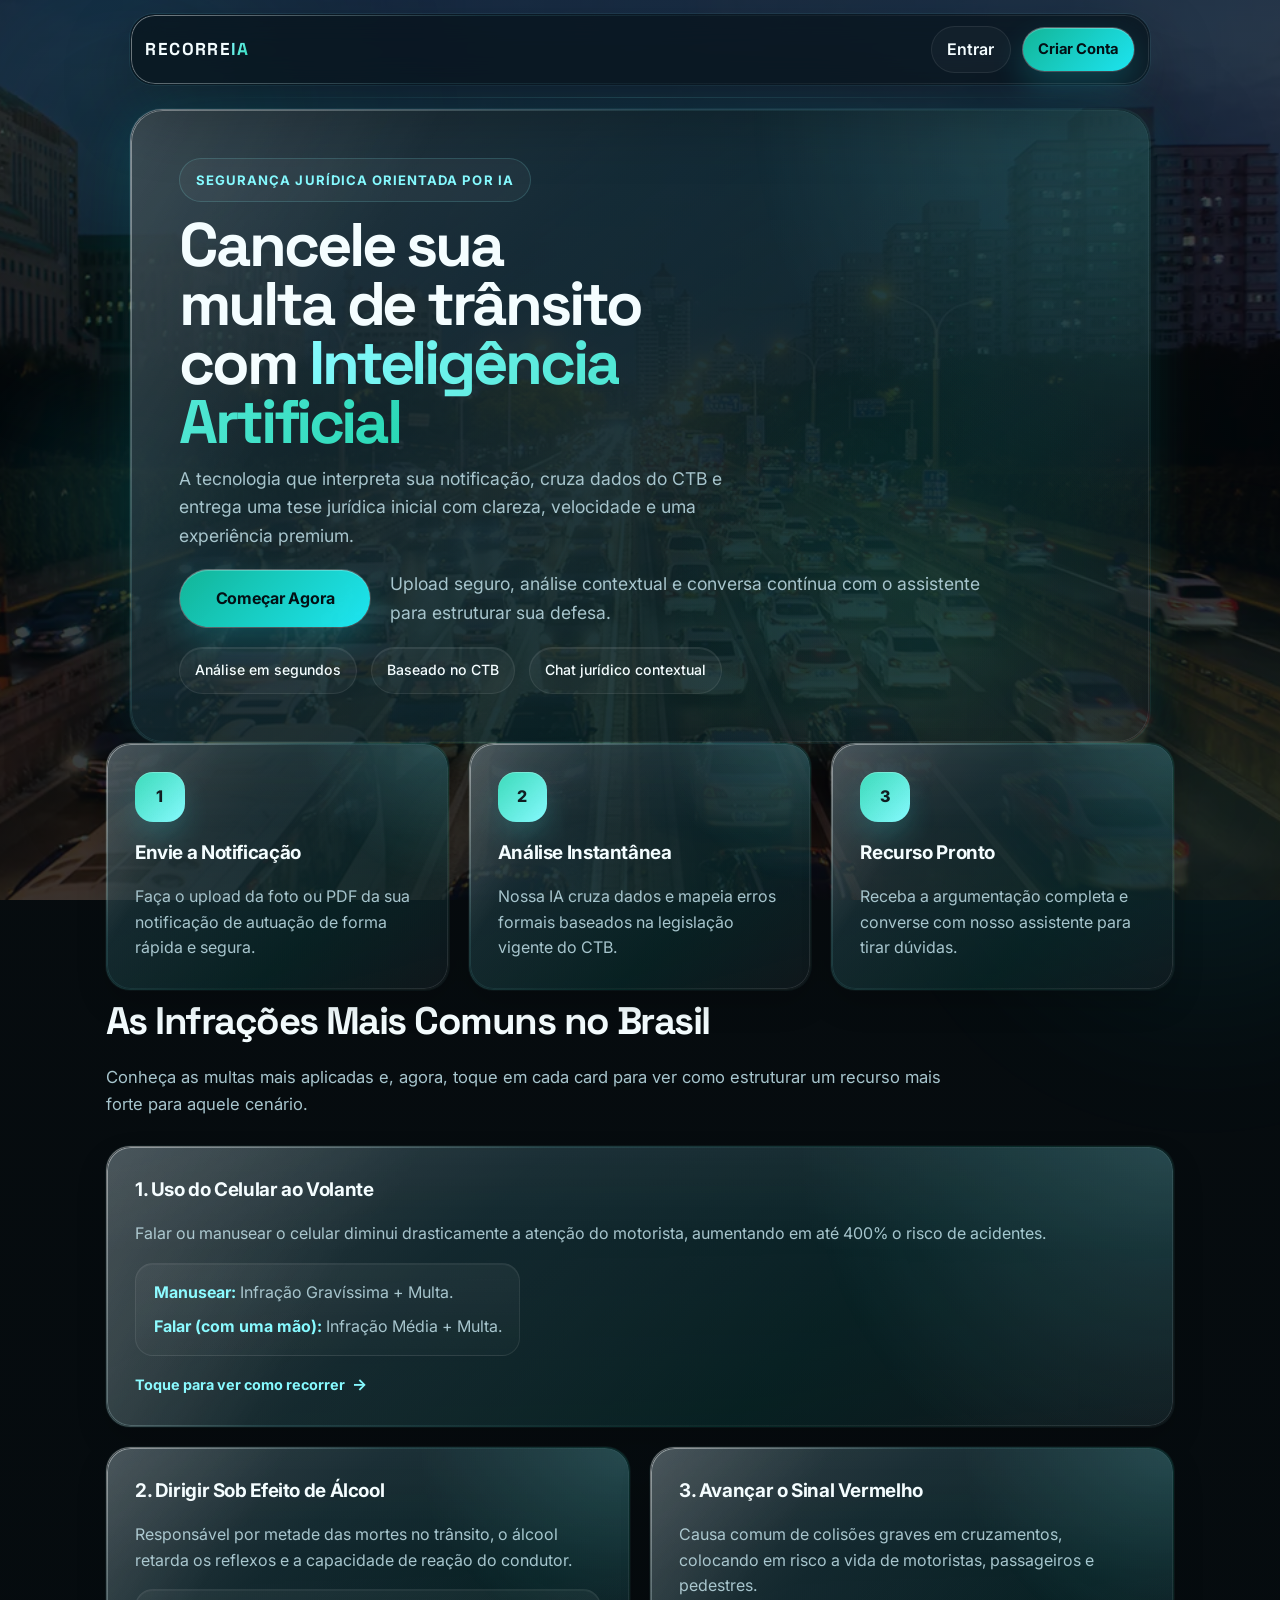
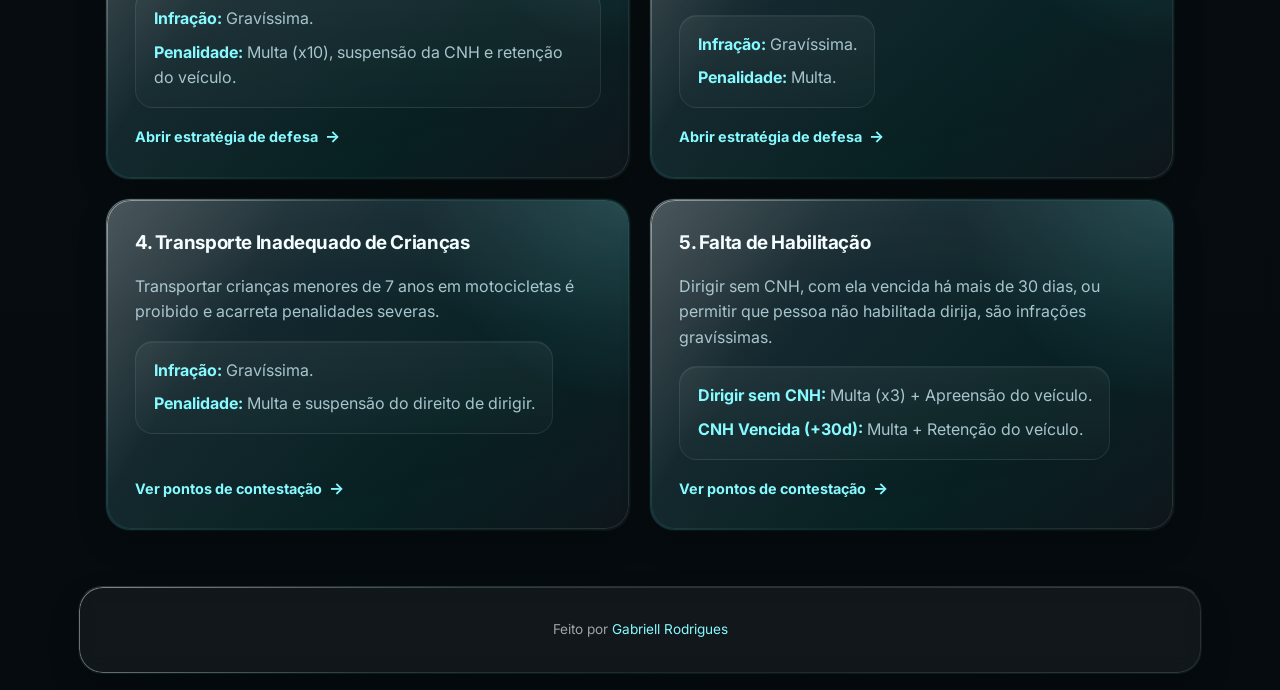
<file: templates/index.html>
<!DOCTYPE html>
<html lang="pt-BR">
<head>
    <meta charset="UTF-8">
    <meta name="viewport" content="width=device-width, initial-scale=1.0">
    <title>RecorreIA - Cancele sua multa com Inteligência Artificial</title>
    <link rel="preconnect" href="https://fonts.googleapis.com">
    <link rel="preconnect" href="https://fonts.gstatic.com" crossorigin>
    <link href="https://fonts.googleapis.com/css2?family=Inter:wght@400;500;600;700;800&family=Space+Grotesk:wght@500;700&display=swap" rel="stylesheet">
    <link rel="stylesheet" href="/static/style.css">
</head>
<body>
    <div class="page-background" aria-hidden="true">
        <div class="page-background__image"></div>
        <div class="page-background__overlay"></div>
        <div class="page-background__lights page-background__lights--left"></div>
        <div class="page-background__lights page-background__lights--right"></div>
        <div class="page-background__grid"></div>
    </div>

    <nav class="navbar">
        <a href="/" class="logo-link" id="logo-home" aria-label="Ir para a página inicial do RecorreIA">
            <div class="logo">Recorre<span class="highlight-text">IA</span></div>
        </a>

        <div class="nav-links" id="nav-actions">
            <button type="button" class="btn-link" id="btn-open-login">Entrar</button>
            <button type="button" class="btn-primary btn-sm" id="btn-open-register">Criar Conta</button>
        </div>

        <div class="nav-user hidden" id="nav-user">
            <button
                type="button"
                class="profile-trigger"
                id="btn-profile-menu"
                aria-haspopup="menu"
                aria-expanded="false"
                aria-controls="profile-menu"
            >
                <span class="profile-trigger__content">
                    <span class="profile-trigger__eyebrow">Conta ativa</span>
                    <span class="profile-trigger__label">Olá, <strong class="highlight-text" id="nav-user-name">Motorista</strong></span>
                </span>
                <svg class="profile-trigger__icon" width="18" height="18" viewBox="0 0 24 24" fill="none" stroke="currentColor" stroke-width="2" aria-hidden="true">
                    <polyline points="6 9 12 15 18 9"></polyline>
                </svg>
            </button>

            <div class="profile-menu" id="profile-menu" role="menu" aria-labelledby="btn-profile-menu">
                <button type="button" class="profile-menu__item" data-profile-action="history" role="menuitem">
                    <span class="profile-menu__title">Meus Recursos</span>
                    <span class="profile-menu__hint">Abrir o histórico na dashboard</span>
                </button>
                <button type="button" class="profile-menu__item" data-profile-action="upload" role="menuitem">
                    <span class="profile-menu__title">Novo Recurso</span>
                    <span class="profile-menu__hint">Ir direto para a área de upload</span>
                </button>
                <button type="button" id="btn-logout" class="profile-menu__item profile-menu__item--danger" data-profile-action="logout" role="menuitem">
                    <span class="profile-menu__title">Sair</span>
                    <span class="profile-menu__hint">Encerrar esta sessão visual</span>
                </button>
            </div>
        </div>
    </nav>

    <main class="container">
        <section id="view-landing" class="view view-shell active">
            <header class="hero liquid-item stagger-1">
                <div class="hero-badge">Segurança jurídica orientada por IA</div>
                <h1>Cancele sua multa de trânsito com <span class="highlight-text">Inteligência Artificial</span></h1>
                <p>A tecnologia que interpreta sua notificação, cruza dados do CTB e entrega uma tese jurídica inicial com clareza, velocidade e uma experiência premium.</p>
                <div class="hero-actions">
                    <button type="button" class="btn-primary btn-lg cta-main" id="btn-cta-start">Começar Agora</button>
                    <p class="hero-note">Upload seguro, análise contextual e conversa contínua com o assistente para estruturar sua defesa.</p>
                </div>
                <div class="hero-metrics">
                    <span class="metric-pill">Análise em segundos</span>
                    <span class="metric-pill">Baseado no CTB</span>
                    <span class="metric-pill">Chat jurídico contextual</span>
                </div>
            </header>

            <div class="steps-grid liquid-item stagger-2">
                <div class="step-card floating-card">
                    <div class="step-icon">1</div>
                    <h3>Envie a Notificação</h3>
                    <p>Faça o upload da foto ou PDF da sua notificação de autuação de forma rápida e segura.</p>
                </div>
                <div class="step-card floating-card">
                    <div class="step-icon">2</div>
                    <h3>Análise Instantânea</h3>
                    <p>Nossa IA cruza dados e mapeia erros formais baseados na legislação vigente do CTB.</p>
                </div>
                <div class="step-card floating-card">
                    <div class="step-icon">3</div>
                    <h3>Recurso Pronto</h3>
                    <p>Receba a argumentação completa e converse com nosso assistente para tirar dúvidas.</p>
                </div>
            </div>

            <section class="ranking-section liquid-item stagger-3">
                <h2 class="ranking-title">As Infrações Mais Comuns no Brasil</h2>
                <p class="ranking-subtitle">Conheça as multas mais aplicadas e, agora, toque em cada card para ver como estruturar um recurso mais forte para aquele cenário.</p>
                <div class="ranking-grid">
                    <button
                        type="button"
                        class="ranking-card floating-card infraction-card"
                        aria-haspopup="dialog"
                        aria-controls="modal-infraction"
                        data-title="Uso do Celular ao Volante"
                        data-kicker="Art. 252 e art. 253-A do CTB"
                        data-description="Falar ou manusear o celular diminui drasticamente a atenção do motorista, aumentando o risco de acidentes e gerando autos que exigem descrição precisa da conduta observada."
                        data-penalty="Manusear o aparelho é enquadrado como infração gravíssima, com multa e 7 pontos. Falar segurando o telefone tende a ser enquadrado como infração média, dependendo da lavratura."
                        data-strategy="Confira se o auto descreve exatamente o comportamento observado pelo agente|Questione autos genéricos que não diferenciam manuseio, viva-voz ou simples apoio do aparelho|Use contexto da abordagem, registros de chamadas e posição do suporte para demonstrar ausência de uso irregular"
                        data-evidence="Foto do painel ou suporte do celular no veículo|Histórico de Bluetooth, viva-voz ou registro de chamada|Cópia integral do auto para validar enquadramento, local e horário"
                    >
                        <h3>1. Uso do Celular ao Volante</h3>
                        <p>Falar ou manusear o celular diminui drasticamente a atenção do motorista, aumentando em até 400% o risco de acidentes.</p>
                        <div class="penalty-details">
                            <p><strong>Manusear:</strong> Infração Gravíssima + Multa.</p>
                            <p><strong>Falar (com uma mão):</strong> Infração Média + Multa.</p>
                        </div>
                        <span class="ranking-card-cta">Toque para ver como recorrer</span>
                    </button>

                    <button
                        type="button"
                        class="ranking-card floating-card infraction-card"
                        aria-haspopup="dialog"
                        aria-controls="modal-infraction"
                        data-title="Dirigir Sob Efeito de Álcool"
                        data-kicker="Art. 165 do CTB"
                        data-description="Autuações por alcoolemia exigem muita atenção à cadeia de prova, ao procedimento de abordagem e à consistência do auto, principalmente quando há recusa ao teste ou termo padronizado."
                        data-penalty="Infração gravíssima com fator multiplicador 10, suspensão do direito de dirigir e retenção do veículo, além de possíveis desdobramentos administrativos."
                        data-strategy="Verifique se há coerência entre auto, termo de constatação e eventual teste do etilômetro|Confira se os sinais descritos são individualizados e não apenas copiados de modelo padrão|Analise datas de aferição do equipamento e identificação completa dos agentes envolvidos"
                        data-evidence="Cópia do auto de infração, termo de constatação e comprovante do etilômetro|Documentos sobre a abordagem e eventual vídeo corporal ou testemunhas|Comprovação de inconsistências de horário, local ou identificação do equipamento"
                    >
                        <h3>2. Dirigir Sob Efeito de Álcool</h3>
                        <p>Responsável por metade das mortes no trânsito, o álcool retarda os reflexos e a capacidade de reação do condutor.</p>
                        <div class="penalty-details">
                            <p><strong>Infração:</strong> Gravíssima.</p>
                            <p><strong>Penalidade:</strong> Multa (x10), suspensão da CNH e retenção do veículo.</p>
                        </div>
                        <span class="ranking-card-cta">Abrir estratégia de defesa</span>
                    </button>

                    <button
                        type="button"
                        class="ranking-card floating-card infraction-card"
                        aria-haspopup="dialog"
                        aria-controls="modal-infraction"
                        data-title="Avançar o Sinal Vermelho"
                        data-kicker="Art. 208 do CTB"
                        data-description="Autos por avanço de sinal precisam de lastro objetivo, especialmente quando dependem de fiscalização por equipamento ou visão direta do agente em cruzamentos complexos."
                        data-penalty="Infração gravíssima com multa, normalmente vinculada a registros automáticos ou constatação presencial."
                        data-strategy="Confirme se o local, o sentido da via e o equipamento indicado correspondem ao trajeto real do veículo|Questione imagens sem nitidez suficiente, sem placa legível ou sem sincronismo de data e hora|Verifique situações excepcionais de segurança, orientação de agente ou semáforo defeituoso"
                        data-evidence="Fotos ou vídeos do cruzamento e da sinalização no local|Comprovantes de manutenção ou relatos sobre falha semafórica|Imagem da autuação com placa, tempo e enquadramento plenamente legíveis"
                    >
                        <h3>3. Avançar o Sinal Vermelho</h3>
                        <p>Causa comum de colisões graves em cruzamentos, colocando em risco a vida de motoristas, passageiros e pedestres.</p>
                        <div class="penalty-details">
                            <p><strong>Infração:</strong> Gravíssima.</p>
                            <p><strong>Penalidade:</strong> Multa.</p>
                        </div>
                        <span class="ranking-card-cta">Abrir estratégia de defesa</span>
                    </button>

                    <button
                        type="button"
                        class="ranking-card floating-card infraction-card"
                        aria-haspopup="dialog"
                        aria-controls="modal-infraction"
                        data-title="Transporte Inadequado de Crianças"
                        data-kicker="Art. 244 e art. 168 do CTB"
                        data-description="Esse tipo de autuação exige leitura cuidadosa do contexto: tipo de veículo, idade da criança, posicionamento e descrição objetiva da irregularidade observada."
                        data-penalty="Pode gerar infração gravíssima, multa e suspensão do direito de dirigir, a depender do enquadramento aplicado no auto."
                        data-strategy="Confira se o agente identificou corretamente idade presumida, posição da criança e tipo de veículo|Verifique se o enquadramento usado corresponde exatamente à situação narrada|Destaque eventual ausência de abordagem, erro de identificação ou descrição insuficiente da cena"
                        data-evidence="Documentos que comprovem idade da criança e circunstância do deslocamento|Fotos do veículo e do sistema de retenção ou assento utilizado|Auto completo para comparar descrição, artigo e local da abordagem"
                    >
                        <h3>4. Transporte Inadequado de Crianças</h3>
                        <p>Transportar crianças menores de 7 anos em motocicletas é proibido e acarreta penalidades severas.</p>
                        <div class="penalty-details">
                            <p><strong>Infração:</strong> Gravíssima.</p>
                            <p><strong>Penalidade:</strong> Multa e suspensão do direito de dirigir.</p>
                        </div>
                        <span class="ranking-card-cta">Ver pontos de contestação</span>
                    </button>

                    <button
                        type="button"
                        class="ranking-card floating-card infraction-card"
                        aria-haspopup="dialog"
                        aria-controls="modal-infraction"
                        data-title="Falta de Habilitação"
                        data-kicker="Art. 162 e art. 163 do CTB"
                        data-description="Casos de ausência de habilitação, permissão inadequada ou CNH vencida dependem de prova documental muito clara e, muitas vezes, do correto enquadramento de quem conduzia e de quem permitiu a condução."
                        data-penalty="Pode envolver multa multiplicada, retenção ou remoção do veículo e autuações distintas para condutor e proprietário, conforme o caso."
                        data-strategy="Verifique se a autuação identifica corretamente condutor, proprietário e situação documental da CNH|Questione erro material em data de validade, categoria ou vínculo com o veículo|Apresente documentos que comprovem regularização ou divergência entre o fato e o enquadramento aplicado"
                        data-evidence="CNH, PPD ou comprovante de renovação/protocolo|CRLV e documentos que mostrem quem estava na condução|Cópia do auto para conferir artigo, multiplicador e responsabilização"
                    >
                        <h3>5. Falta de Habilitação</h3>
                        <p>Dirigir sem CNH, com ela vencida há mais de 30 dias, ou permitir que pessoa não habilitada dirija, são infrações gravíssimas.</p>
                        <div class="penalty-details">
                            <p><strong>Dirigir sem CNH:</strong> Multa (x3) + Apreensão do veículo.</p>
                            <p><strong>CNH Vencida (+30d):</strong> Multa + Retenção do veículo.</p>
                        </div>
                        <span class="ranking-card-cta">Ver pontos de contestação</span>
                    </button>
                </div>
            </section>
        </section>

        <section id="view-dashboard" class="view view-shell hidden">
            <div class="dashboard-header liquid-item stagger-1">
                <h2>Painel de Análise</h2>
                <p>Siga os passos abaixo para iniciar a defesa da sua autuação.</p>
            </div>

            <div class="dashboard-grid liquid-item stagger-2">
                <div id="upload-section" class="main-panel card">
                    <div class="instructions">
                        <h3>Instruções de Envio</h3>
                        <ol>
                            <li>Certifique-se de que a imagem da notificação está nítida.</li>
                            <li>O documento deve mostrar claramente o local, data e o enquadramento da infração.</li>
                            <li>Arraste o arquivo para a área abaixo ou clique para selecionar.</li>
                        </ol>
                    </div>

                    <div class="upload-container">
                        <form id="upload-form" enctype="multipart/form-data">
                            <div class="file-drop-area">
                                <svg width="48" height="48" viewBox="0 0 24 24" fill="none" stroke="var(--color-accent)" stroke-width="2" stroke-linecap="round" stroke-linejoin="round">
                                    <path d="M21 15v4a2 2 0 0 1-2 2H5a2 2 0 0 1-2-2v-4"></path>
                                    <polyline points="17 8 12 3 7 8"></polyline>
                                    <line x1="12" y1="3" x2="12" y2="15"></line>
                                </svg>
                                <p>Arraste a sua notificação aqui ou clique para selecionar</p>
                                <input type="file" id="imagem-multa" name="file" accept="image/*" required>
                            </div>
                            <button type="submit" class="btn-primary btn-lg btn-full">Analisar Multa Agora</button>
                        </form>
                    </div>
                </div>

                <aside class="sidebar-panel card">
                    <h3>Links Úteis</h3>
                    <ul class="useful-links">
                        <li><a href="https://www.gov.br/infraestrutura/pt-br/assuntos/transito" target="_blank" rel="noopener noreferrer">Portal Nacional de Trânsito</a></li>
                        <li><a href="https://portalservicos.senatran.serpro.gov.br/" target="_blank" rel="noopener noreferrer">Consulta de multas Detran</a></li>
                        <li><a href="http://www.planalto.gov.br/ccivil_03/leis/l9503compilado.htm" target="_blank" rel="noopener noreferrer">Código de Trânsito Brasileiro</a></li>
                        <li><a href="#appeal-guide" data-view-target="dashboard" data-scroll-target="#appeal-guide">Guia Prático de Recurso</a></li>
                    </ul>
                </aside>
            </div>

            <div id="history-section" class="history-panel card liquid-item stagger-3">
                <h3>Meus Recursos Gerados</h3>
                <div id="history-list" class="history-list">
                    <p class="history-empty">Faça login para ver seu histórico de recursos.</p>
                </div>
            </div>

            <section id="appeal-guide" class="guide-panel card liquid-item stagger-3">
                <div class="guide-header">
                    <span class="guide-badge">Guia prático</span>
                    <h3>Checklist rápido para um recurso mais convincente</h3>
                    <p>Antes de enviar sua defesa, valide estes pontos para elevar a consistência jurídica e documental.</p>
                </div>
                <div class="guide-grid">
                    <article class="guide-step">
                        <strong>1. Valide o auto</strong>
                        <p>Compare placa, data, hora, local, enquadramento e identificação do agente para caçar erros materiais.</p>
                    </article>
                    <article class="guide-step">
                        <strong>2. Reúna prova objetiva</strong>
                        <p>Fotos, vídeos, protocolos, laudos, recibos e prints são mais fortes do que argumentos abstratos sem lastro.</p>
                    </article>
                    <article class="guide-step">
                        <strong>3. Construa a narrativa</strong>
                        <p>Explique o fato, mostre a inconsistência do auto e conecte isso ao artigo correto do CTB ou à falha procedimental.</p>
                    </article>
                </div>
            </section>
        </section>

        <section id="view-analysis" class="view view-shell hidden">
            <div class="result-section card liquid-item stagger-1">
                <div class="result-header">
                    <h2>Assistente Jurídico e Resultados</h2>
                    <p>Abaixo está a fundamentação gerada. Utilize o chat para conversar sobre o seu recurso.</p>
                </div>

                <div class="chat-wrapper">
                    <div id="chat-window" class="chat-window"></div>

                    <div class="chat-input-container">
                        <input type="text" id="chat-query" placeholder="Pergunte algo sobre a fundamentação ou recurso..." autocomplete="off">
                        <button type="button" id="send-chat" class="btn-orange-icon" aria-label="Enviar mensagem">
                            <svg width="20" height="20" viewBox="0 0 24 24" fill="none" stroke="currentColor" stroke-width="2">
                                <line x1="22" y1="2" x2="11" y2="13"></line>
                                <polygon points="22 2 15 22 11 13 2 9 22 2"></polygon>
                            </svg>
                        </button>
                    </div>
                </div>

                <div class="analysis-actions">
                    <button type="button" class="btn-link" id="btn-back-dashboard">← Enviar nova multa</button>
                </div>
            </div>
        </section>
    </main>

    <footer class="site-footer">
        <p>Feito por <a href="https://github.com/G-abriell" target="_blank" rel="noopener noreferrer">Gabriell Rodrigues</a></p>
    </footer>

    <div id="modal-login" class="modal hidden" aria-hidden="true">
        <div class="modal-content">
            <button class="btn-close-modal" type="button" aria-label="Fechar modal de login">✕</button>
            <h2>Entrar</h2>
            <form id="form-login">
                <div class="input-group">
                    <label for="login-email">E-mail</label>
                    <input type="email" id="login-email" required placeholder="seu@email.com">
                </div>
                <div class="input-group">
                    <label for="login-password">Senha</label>
                    <input type="password" id="login-password" required placeholder="••••••••">
                </div>
                <button type="submit" class="btn-primary btn-full">Acessar Painel</button>
            </form>
        </div>
    </div>

    <div id="modal-register" class="modal hidden" aria-hidden="true">
        <div class="modal-content">
            <button class="btn-close-modal" type="button" aria-label="Fechar modal de cadastro">✕</button>
            <h2>Criar Conta</h2>
            <form id="form-register">
                <div class="input-group">
                    <label for="reg-nome">Nome Completo</label>
                    <input type="text" id="reg-nome" required placeholder="João da Silva">
                </div>
                <div class="input-group">
                    <label for="reg-email">E-mail</label>
                    <input type="email" id="reg-email" required placeholder="seu@email.com">
                </div>
                <div class="input-group">
                    <label for="reg-password">Senha</label>
                    <input type="password" id="reg-password" required placeholder="••••••••">
                    <small class="hint-text">Mín 8 caracteres, c/ maiúscula, número e símbolo.</small>
                </div>
                <button type="submit" class="btn-primary btn-full">Cadastrar</button>
            </form>
        </div>
    </div>

    <div id="modal-alert" class="modal hidden" aria-hidden="true">
        <div class="modal-content modal-content-alert">
            <button class="btn-close-modal" type="button" aria-label="Fechar alerta">✕</button>
            <div class="alert-icon">
                <svg width="56" height="56" viewBox="0 0 24 24" fill="none" stroke="currentColor" stroke-width="2" stroke-linecap="round" stroke-linejoin="round">
                    <circle cx="12" cy="12" r="10"></circle>
                    <line x1="12" y1="8" x2="12" y2="12"></line>
                    <line x1="12" y1="16" x2="12.01" y2="16"></line>
                </svg>
            </div>
            <h2 id="alert-title" class="alert-title">Atenção</h2>
            <p id="alert-message" class="alert-message"></p>
            <button type="button" class="btn-primary btn-full" id="btn-close-alert">Entendi</button>
        </div>
    </div>

    <div id="modal-infraction" class="modal hidden" aria-hidden="true">
        <div class="modal-content modal-content-wide infraction-modal">
            <button class="btn-close-modal" type="button" aria-label="Fechar modal da infração">✕</button>
            <div class="infraction-modal__header">
                <span id="infraction-modal-kicker" class="hero-badge infraction-badge">Estratégia de recurso</span>
                <h2 id="infraction-modal-title">Como recorrer desta infração</h2>
                <p id="infraction-modal-description">Abra qualquer card da lista para ver orientações práticas de contestação.</p>
            </div>

            <div class="infraction-modal__grid">
                <section class="infraction-panel">
                    <span class="infraction-panel__label">Penalidade usual</span>
                    <p id="infraction-modal-penalty"></p>
                </section>
                <section class="infraction-panel">
                    <span class="infraction-panel__label">Como recorrer</span>
                    <ul id="infraction-modal-strategy" class="infraction-list"></ul>
                </section>
                <section class="infraction-panel">
                    <span class="infraction-panel__label">Documentos e provas úteis</span>
                    <ul id="infraction-modal-evidence" class="infraction-list"></ul>
                </section>
            </div>

            <div class="infraction-modal__actions">
                <button type="button" class="btn-link" id="btn-infraction-close">Continuar explorando</button>
                <button type="button" class="btn-primary" id="btn-infraction-cta">Montar meu recurso</button>
            </div>
        </div>
    </div>

    <div id="loading-overlay" class="overlay hidden">
        <div class="spinner-container">
            <div class="spinner"></div>
            <p id="loading-message">A nossa IA está analisando a infração...</p>
        </div>
    </div>

    <script src="/static/script.js"></script>
</body>
</html>
</file>
<file: static/style.css>
* {
    margin: 0;
    padding: 0;
    box-sizing: border-box;
}

:root {
    color-scheme: dark;
    --container-width: 1100px;
    --shell-width: 1020px;

    --font-body: "Inter", "Segoe UI", sans-serif;
    --font-display: "Space Grotesk", "Inter", sans-serif;

    --color-bg: #061118;
    --color-bg-deep: #081922;
    --color-bg-elevated: #0b2430;
    --color-surface: rgba(9, 24, 32, 0.56);
    --color-surface-strong: rgba(9, 25, 33, 0.76);
    --color-surface-soft: rgba(11, 31, 40, 0.36);

    --color-emerald: #11b798;
    --color-emerald-soft: #28d8b4;
    --color-accent: #1ef2ff;
    --color-accent-soft: #86faff;
    --color-accent-deep: #12abd2;
    --color-text-main: #f4fdff;
    --color-text-muted: #a7c5cd;
    --color-text-soft: #73929b;
    --color-error: #ff7f96;
    --color-success: #4df3b6;

    --color-border: rgba(255, 255, 255, 0.1);
    --color-border-strong: rgba(134, 250, 255, 0.28);
    --color-rim: rgba(179, 252, 255, 0.44);

    --glass-fill: linear-gradient(180deg, rgba(15, 37, 47, 0.58), rgba(6, 18, 25, 0.42));
    --glass-fill-strong: linear-gradient(180deg, rgba(12, 32, 41, 0.78), rgba(8, 20, 27, 0.62));
    --glass-border: linear-gradient(
        135deg,
        rgba(255, 255, 255, 0.44),
        rgba(134, 250, 255, 0.2),
        rgba(17, 183, 152, 0.18),
        rgba(255, 255, 255, 0.06)
    );
    --glass-border-soft: linear-gradient(
        135deg,
        rgba(255, 255, 255, 0.28),
        rgba(30, 242, 255, 0.12),
        rgba(255, 255, 255, 0.04)
    );

    --shadow-sm: 0 14px 30px rgba(0, 0, 0, 0.18);
    --shadow-md: 0 28px 68px rgba(0, 0, 0, 0.3);
    --shadow-lg: 0 42px 120px rgba(0, 0, 0, 0.42);
    --shadow-glow:
        0 0 0 1px rgba(134, 250, 255, 0.08),
        0 0 48px rgba(30, 242, 255, 0.12),
        0 0 96px rgba(17, 183, 152, 0.08);

    --radius-md: 18px;
    --radius-lg: 24px;
    --radius-xl: 32px;
    --radius-pill: 999px;

    --transition-quick: 220ms ease;
    --transition-smooth: 420ms cubic-bezier(0.22, 1, 0.36, 1);
    --glass-blur: blur(28px) saturate(170%) brightness(1.03);
}

html {
    scroll-behavior: smooth;
}

body {
    min-height: 100vh;
    position: relative;
    isolation: isolate;
    overflow-x: hidden;
    display: flex;
    flex-direction: column;
    font-family: var(--font-body);
    color: var(--color-text-main);
    line-height: 1.6;
    background:
        linear-gradient(180deg, rgba(3, 10, 14, 0.72), rgba(3, 10, 14, 0.88)),
        url("/static/fundotransito.png") center center / cover no-repeat fixed;
}

body.no-scroll {
    overflow: hidden;
}

body::before,
body::after {
    content: "";
    position: fixed;
    width: 40vw;
    height: 40vw;
    border-radius: 50%;
    filter: blur(94px);
    opacity: 0.28;
    pointer-events: none;
    z-index: -2;
}

body::before {
    top: -14vh;
    left: -10vw;
    background: radial-gradient(circle, rgba(17, 183, 152, 0.52), rgba(17, 183, 152, 0) 70%);
    animation: liquidBlob 22s ease-in-out infinite;
}

body::after {
    right: -14vw;
    bottom: -18vh;
    background: radial-gradient(circle, rgba(30, 242, 255, 0.42), rgba(30, 242, 255, 0) 72%);
    animation: liquidBlob 26s ease-in-out infinite reverse;
}

.page-background {
    display: none;
}

.page-background__image,
.page-background__overlay,
.page-background__lights,
.page-background__grid {
    position: absolute;
    inset: 0;
}

.page-background__image {
    inset: -6%;
    background-image:
        linear-gradient(180deg, rgba(2, 8, 12, 0.22), rgba(2, 8, 12, 0.12)),
        url("data:image/svg+xml,%3Csvg xmlns='http://www.w3.org/2000/svg' viewBox='0 0 1600 900'%3E%3Cdefs%3E%3ClinearGradient id='sky' x1='0' x2='0' y1='0' y2='1'%3E%3Cstop stop-color='%23050b10'/%3E%3Cstop offset='1' stop-color='%2301080d'/%3E%3C/linearGradient%3E%3ClinearGradient id='road' x1='0.5' x2='0.5' y1='0' y2='1'%3E%3Cstop stop-color='%23161f26'/%3E%3Cstop offset='1' stop-color='%23010306'/%3E%3C/linearGradient%3E%3CradialGradient id='cyanGlow' cx='0.72' cy='0.35' r='0.44'%3E%3Cstop stop-color='%231ef2ff' stop-opacity='.42'/%3E%3Cstop offset='1' stop-color='%231ef2ff' stop-opacity='0'/%3E%3C/radialGradient%3E%3CradialGradient id='greenGlow' cx='0.18' cy='0.42' r='0.42'%3E%3Cstop stop-color='%2311b798' stop-opacity='.36'/%3E%3Cstop offset='1' stop-color='%2311b798' stop-opacity='0'/%3E%3C/radialGradient%3E%3C/defs%3E%3Crect width='1600' height='900' fill='url(%23sky)'/%3E%3Crect width='1600' height='900' fill='url(%23greenGlow)'/%3E%3Crect width='1600' height='900' fill='url(%23cyanGlow)'/%3E%3Cpolygon points='560,170 1040,170 1420,900 180,900' fill='url(%23road)'/%3E%3Cpolygon points='640,170 960,170 1190,900 410,900' fill='%23141920' opacity='.74'/%3E%3Crect x='780' y='180' width='24' height='110' rx='12' fill='%23fff8d4' opacity='.9'/%3E%3Crect x='778' y='330' width='26' height='120' rx='13' fill='%23fff8d4' opacity='.84'/%3E%3Crect x='776' y='500' width='28' height='148' rx='14' fill='%23fff8d4' opacity='.78'/%3E%3Crect x='774' y='700' width='32' height='170' rx='16' fill='%23fff8d4' opacity='.72'/%3E%3Crect x='552' y='234' width='16' height='90' rx='8' fill='%23ff6b6b' opacity='.66'/%3E%3Crect x='1034' y='216' width='16' height='112' rx='8' fill='%2328d8b4' opacity='.6'/%3E%3Crect x='458' y='380' width='18' height='132' rx='9' fill='%23ff6b6b' opacity='.78'/%3E%3Crect x='1128' y='382' width='18' height='148' rx='9' fill='%2328d8b4' opacity='.7'/%3E%3Crect x='362' y='554' width='22' height='168' rx='11' fill='%23ff884d' opacity='.76'/%3E%3Crect x='1222' y='550' width='22' height='178' rx='11' fill='%231ef2ff' opacity='.72'/%3E%3Ccircle cx='286' cy='176' r='32' fill='%23ff5f5f' opacity='.48'/%3E%3Ccircle cx='1320' cy='160' r='34' fill='%231ef2ff' opacity='.34'/%3E%3Ccircle cx='118' cy='694' r='58' fill='%23ffc65c' opacity='.18'/%3E%3Ccircle cx='1476' cy='628' r='72' fill='%231ef2ff' opacity='.14'/%3E%3C/svg%3E");
    background-size: cover;
    background-position: center;
    filter: blur(7px) saturate(1.02) brightness(0.42);
    transform: scale(1.08);
    animation: backgroundPan 28s ease-in-out infinite alternate;
}

.page-background__overlay {
    background:
        linear-gradient(180deg, rgba(2, 7, 11, 0.36), rgba(2, 7, 11, 0.78)),
        radial-gradient(circle at center, rgba(8, 23, 31, 0.1), rgba(4, 11, 15, 0.34) 72%);
    backdrop-filter: blur(10px);
    -webkit-backdrop-filter: blur(10px);
}

.page-background__lights {
    width: 30rem;
    height: 30rem;
    border-radius: 50%;
    filter: blur(84px);
    opacity: 0.3;
    mix-blend-mode: screen;
    animation: lightsPulse 14s ease-in-out infinite;
}

.page-background__lights--left {
    left: -6rem;
    top: 18%;
    background: radial-gradient(circle, rgba(17, 183, 152, 0.58), rgba(17, 183, 152, 0) 72%);
}

.page-background__lights--right {
    right: -8rem;
    top: 8%;
    background: radial-gradient(circle, rgba(30, 242, 255, 0.46), rgba(30, 242, 255, 0) 72%);
    animation-delay: -7s;
}

.page-background__grid {
    background:
        linear-gradient(180deg, rgba(255, 255, 255, 0.02), transparent 30%),
        repeating-linear-gradient(
            90deg,
            rgba(255, 255, 255, 0.03) 0,
            rgba(255, 255, 255, 0.03) 1px,
            transparent 1px,
            transparent 10rem
        );
    opacity: 0.22;
    mask-image: linear-gradient(180deg, rgba(0, 0, 0, 0), rgba(0, 0, 0, 0.88) 32%, rgba(0, 0, 0, 1));
}

a {
    color: inherit;
}

button,
input,
textarea {
    font: inherit;
}

button {
    border: 0;
    background: none;
    color: inherit;
    cursor: pointer;
}

img,
svg {
    display: block;
}

::selection {
    background: rgba(30, 242, 255, 0.22);
    color: var(--color-text-main);
}

:focus-visible {
    outline: 2px solid rgba(134, 250, 255, 0.62);
    outline-offset: 3px;
}

.hidden {
    display: none !important;
}

.container {
    position: relative;
    width: min(100%, var(--container-width));
    margin: 0 auto;
    padding: 1.5rem 1rem 3.5rem;
    flex: 1;
}

.container::before {
    content: "";
    position: absolute;
    top: 16rem;
    left: -8rem;
    width: 20rem;
    height: 20rem;
    border-radius: 50%;
    background: radial-gradient(circle, rgba(30, 242, 255, 0.12), rgba(30, 242, 255, 0) 70%);
    filter: blur(28px);
    pointer-events: none;
    z-index: -1;
}

.view {
    display: none;
    opacity: 0;
    transform: translateY(34px) scale(0.985);
    filter: blur(18px) saturate(0.88);
    pointer-events: none;
    transition:
        opacity 320ms ease,
        transform var(--transition-smooth),
        filter var(--transition-smooth);
}

.view.active {
    display: block;
    opacity: 1;
    transform: translateY(0) scale(1);
    filter: blur(0) saturate(1);
    pointer-events: auto;
}

.view-shell {
    position: relative;
    display: grid;
    gap: 2rem;
}

.view-shell::before {
    content: "";
    position: absolute;
    top: -0.75rem;
    left: 8%;
    right: 8%;
    height: 1px;
    background: linear-gradient(90deg, transparent, rgba(134, 250, 255, 0.18), transparent);
    pointer-events: none;
}

.liquid-item {
    opacity: 0;
    transform: translateY(22px) scale(0.985);
    filter: blur(14px);
    transition:
        opacity 440ms ease,
        transform 520ms cubic-bezier(0.22, 1, 0.36, 1),
        filter 520ms ease;
}

.view.active .liquid-item {
    opacity: 1;
    transform: none;
    filter: none;
}

.view.active .stagger-1 { transition-delay: 60ms; }
.view.active .stagger-2 { transition-delay: 130ms; }
.view.active .stagger-3 { transition-delay: 200ms; }

:is(
    .navbar,
    .hero,
    .card,
    .step-card,
    .ranking-card,
    .file-drop-area,
    .chat-window,
    .chat-input-container,
    .modal-content,
    .spinner-container,
    .site-footer,
    .profile-trigger,
    .profile-menu,
    .guide-step,
    .infraction-panel
) {
    position: relative;
    isolation: isolate;
    overflow: hidden;
    border: 1px solid transparent;
    border-radius: var(--radius-xl);
    background-image: var(--glass-fill), var(--glass-border-soft);
    background-origin: border-box;
    background-clip: padding-box, border-box;
    backdrop-filter: var(--glass-blur);
    -webkit-backdrop-filter: var(--glass-blur);
    box-shadow:
        inset 0 1px 0 rgba(255, 255, 255, 0.08),
        inset 0 -1px 0 rgba(30, 242, 255, 0.05),
        var(--shadow-sm);
}

:is(
    .navbar,
    .hero,
    .card,
    .step-card,
    .ranking-card,
    .file-drop-area,
    .chat-window,
    .chat-input-container,
    .modal-content,
    .spinner-container,
    .site-footer,
    .profile-trigger,
    .profile-menu,
    .guide-step,
    .infraction-panel
)::before {
    content: "";
    position: absolute;
    inset: 0;
    padding: 1px;
    border-radius: inherit;
    background:
        linear-gradient(135deg, rgba(255, 255, 255, 0.52), rgba(134, 250, 255, 0.14), rgba(255, 255, 255, 0.02) 64%),
        linear-gradient(310deg, rgba(255, 255, 255, 0.12), transparent 48%);
    -webkit-mask:
        linear-gradient(#fff 0 0) content-box,
        linear-gradient(#fff 0 0);
    -webkit-mask-composite: xor;
    mask:
        linear-gradient(#fff 0 0) content-box,
        linear-gradient(#fff 0 0);
    mask-composite: exclude;
    opacity: 0.85;
    pointer-events: none;
}

:is(
    .hero,
    .card,
    .step-card,
    .ranking-card,
    .file-drop-area,
    .chat-window,
    .chat-input-container,
    .modal-content,
    .spinner-container,
    .profile-trigger,
    .profile-menu,
    .guide-step,
    .infraction-panel
)::after {
    content: "";
    position: absolute;
    inset: 0;
    border-radius: inherit;
    background:
        linear-gradient(120deg, rgba(255, 255, 255, 0.14), transparent 26%),
        radial-gradient(circle at top right, rgba(134, 250, 255, 0.18), transparent 34%),
        linear-gradient(180deg, rgba(255, 255, 255, 0.06), transparent 38%);
    opacity: 0.82;
    pointer-events: none;
}

.floating-card {
    animation: floatingCard 8.8s ease-in-out infinite;
}

.steps-grid .floating-card:nth-child(2),
.ranking-grid .floating-card:nth-child(2) {
    animation-delay: -2.2s;
}

.steps-grid .floating-card:nth-child(3),
.ranking-grid .floating-card:nth-child(3) {
    animation-delay: -4.2s;
}

.ranking-grid .floating-card:nth-child(4) {
    animation-delay: -1.2s;
}

.ranking-grid .floating-card:nth-child(5) {
    animation-delay: -5.4s;
}

.step-card:hover,
.ranking-card:hover,
.card:hover,
.file-drop-area:hover,
.modal-content:hover,
.profile-trigger:hover,
.profile-menu:hover,
.guide-step:hover,
.infraction-panel:hover {
    box-shadow:
        inset 0 1px 0 rgba(255, 255, 255, 0.12),
        inset 0 -1px 0 rgba(30, 242, 255, 0.08),
        var(--shadow-md),
        var(--shadow-glow);
}

.step-card:hover,
.ranking-card:hover,
.file-drop-area:hover,
.guide-step:hover {
    animation-play-state: paused;
    transform: translateY(-8px) scale(1.01);
}

.navbar {
    width: min(calc(100% - 1.5rem), var(--shell-width));
    margin: 0.85rem auto 0;
    padding: 0.7rem 0.9rem;
    display: flex;
    align-items: center;
    justify-content: space-between;
    gap: 0.85rem;
    position: sticky;
    top: max(0.75rem, env(safe-area-inset-top));
    z-index: 100;
    border-radius: 24px;
    background: rgba(7, 18, 25, 0.7);
    background-image: none;
    backdrop-filter: blur(15px);
    -webkit-backdrop-filter: blur(15px);
    box-shadow: var(--shadow-md), 0 0 0 1px rgba(134, 250, 255, 0.08);
    overflow: visible;
}

.navbar.logged-in {
    box-shadow:
        var(--shadow-md),
        0 0 0 1px rgba(30, 242, 255, 0.12),
        0 0 44px rgba(30, 242, 255, 0.08);
}

.logo-link {
    display: inline-flex;
    align-items: center;
    text-decoration: none;
}

.logo {
    font-family: var(--font-display);
    font-size: 1.08rem;
    font-weight: 700;
    letter-spacing: 0.08em;
    text-transform: uppercase;
}

.highlight-text {
    background: linear-gradient(120deg, var(--color-accent-soft), var(--color-emerald-soft));
    -webkit-background-clip: text;
    background-clip: text;
    color: transparent;
}

.nav-links,
.nav-user {
    display: flex;
    align-items: center;
    gap: 0.7rem;
}

.nav-user {
    position: relative;
    overflow: visible;
    z-index: 8;
}

.nav-link {
    color: var(--color-text-muted);
    font-weight: 500;
}

.profile-trigger {
    min-width: 11.5rem;
    min-height: 2.8rem;
    padding: 0.62rem 0.8rem;
    display: flex;
    align-items: center;
    justify-content: space-between;
    gap: 0.9rem;
    border-radius: 22px;
    text-align: left;
    transition:
        transform var(--transition-quick),
        box-shadow var(--transition-quick),
        border-color var(--transition-quick);
}

.profile-trigger__content {
    display: grid;
    gap: 0.08rem;
}

.profile-trigger__eyebrow {
    font-size: 0.68rem;
    letter-spacing: 0.08em;
    text-transform: uppercase;
    color: var(--color-accent-soft);
}

.profile-trigger__label {
    font-size: 0.92rem;
    font-weight: 600;
}

.navbar .btn-link,
.navbar .btn-primary {
    min-height: 2.8rem;
    padding: 0.62rem 0.95rem;
}

.profile-trigger__icon {
    flex-shrink: 0;
    color: var(--color-accent-soft);
    transition: transform var(--transition-quick);
}

.nav-user.open .profile-trigger__icon {
    transform: rotate(180deg);
}

.profile-menu {
    position: absolute;
    top: calc(100% + 0.5rem);
    right: 0;
    z-index: 9999 !important;
    width: min(22rem, calc(100vw - 2rem));
    max-width: calc(100vw - 2rem);
    padding: 0.55rem;
    display: grid;
    gap: 0.35rem;
    border-radius: 24px;
    background-image: linear-gradient(180deg, rgba(12, 34, 44, 0.82), rgba(7, 18, 25, 0.64)), var(--glass-border);
    box-shadow: var(--shadow-lg), var(--shadow-glow);
    opacity: 0;
    visibility: hidden !important;
    transform: translateY(-8px) scale(0.98);
    pointer-events: none;
    transition:
        opacity var(--transition-quick),
        transform var(--transition-quick),
        visibility var(--transition-quick);
}

.nav-user.open .profile-menu {
    opacity: 1;
    visibility: visible !important;
    transform: translateY(0) scale(1);
    pointer-events: auto;
}

.profile-menu__item {
    position: relative;
    z-index: 1;
    width: 100%;
    min-height: 3rem;
    padding: 0.95rem 1rem;
    border-radius: 18px;
    display: grid;
    gap: 0.1rem;
    text-align: left;
    color: var(--color-text-main);
    transition:
        transform var(--transition-quick),
        background-color var(--transition-quick),
        color var(--transition-quick);
}

.profile-menu__item:hover {
    transform: translateX(4px);
    background: rgba(255, 255, 255, 0.05);
}

.profile-menu__item--danger:hover .profile-menu__title {
    color: #ffc3cf;
}

.profile-menu__title {
    font-weight: 700;
}

.profile-menu__hint {
    color: var(--color-text-soft);
    font-size: 0.84rem;
}

.btn-link,
.btn-primary,
.btn-orange-icon {
    transition:
        transform var(--transition-quick),
        box-shadow var(--transition-quick),
        border-color var(--transition-quick),
        background-color var(--transition-quick),
        color var(--transition-quick);
}

.btn-link {
    display: inline-flex;
    align-items: center;
    justify-content: center;
    min-height: 3rem;
    padding: 0.72rem 1rem;
    border-radius: var(--radius-pill);
    border: 1px solid rgba(255, 255, 255, 0.08);
    background: rgba(255, 255, 255, 0.03);
    color: var(--color-text-main);
    text-decoration: none;
    font-weight: 600;
}

.btn-link:hover {
    border-color: rgba(134, 250, 255, 0.2);
    color: var(--color-accent-soft);
    transform: translateY(-2px);
}

.btn-primary {
    position: relative;
    display: inline-flex;
    align-items: center;
    justify-content: center;
    gap: 0.5rem;
    min-height: 3rem;
    padding: 0.95rem 1.6rem;
    border-radius: var(--radius-pill);
    color: #031015;
    font-weight: 700;
    letter-spacing: -0.01em;
    background:
        linear-gradient(135deg, rgba(17, 183, 152, 0.98), rgba(30, 242, 255, 0.94)),
        linear-gradient(135deg, rgba(255, 255, 255, 0.24), rgba(255, 255, 255, 0.04));
    background-origin: border-box;
    background-clip: padding-box, border-box;
    border: 1px solid rgba(255, 255, 255, 0.14);
    box-shadow:
        0 14px 32px rgba(30, 242, 255, 0.18),
        inset 0 1px 0 rgba(255, 255, 255, 0.24);
    text-decoration: none;
}

.btn-primary:hover {
    transform: translateY(-3px) scale(1.01);
    box-shadow:
        0 18px 38px rgba(30, 242, 255, 0.22),
        0 0 0 1px rgba(255, 255, 255, 0.12),
        inset 0 1px 0 rgba(255, 255, 255, 0.3);
}

.btn-primary:disabled {
    opacity: 0.7;
    cursor: wait;
    transform: none;
}

.btn-sm {
    padding: 0.72rem 1.1rem;
    font-size: 0.92rem;
}

.btn-lg {
    padding: 1rem 1.8rem;
    font-size: 1rem;
}

.btn-full {
    width: 100%;
}

.btn-orange-icon {
    width: 54px;
    height: 54px;
    flex-shrink: 0;
    display: inline-grid;
    place-items: center;
    border-radius: 18px;
    color: #031015;
    background:
        linear-gradient(135deg, rgba(17, 183, 152, 0.98), rgba(30, 242, 255, 0.94)),
        linear-gradient(135deg, rgba(255, 255, 255, 0.24), rgba(255, 255, 255, 0.05));
    background-origin: border-box;
    background-clip: padding-box, border-box;
    border: 1px solid rgba(255, 255, 255, 0.16);
    box-shadow:
        0 14px 30px rgba(30, 242, 255, 0.2),
        inset 0 1px 0 rgba(255, 255, 255, 0.26);
}

.btn-orange-icon:hover {
    transform: translateY(-2px) scale(1.02);
}

.hero {
    max-width: none;
    width: min(100%, var(--shell-width));
    margin: 0 auto;
    padding: clamp(1.5rem, 4vw, 3rem);
    min-height: clamp(18rem, 34vw, 24rem);
    display: flex;
    flex-direction: column;
    justify-content: center;
    gap: 0.85rem;
    background-image: linear-gradient(150deg, rgba(10, 28, 37, 0.78), rgba(8, 18, 25, 0.42)), var(--glass-border);
    box-shadow: var(--shadow-lg), var(--shadow-glow);
}

.hero > * {
    position: relative;
    z-index: 1;
}

.hero::after {
    background:
        linear-gradient(120deg, rgba(255, 255, 255, 0.14), transparent 24%),
        radial-gradient(circle at top right, rgba(134, 250, 255, 0.2), transparent 34%),
        radial-gradient(circle at 78% 78%, rgba(17, 183, 152, 0.14), transparent 28%);
}

.hero-badge,
.guide-badge,
.infraction-badge {
    align-self: flex-start;
    display: inline-flex;
    align-items: center;
    gap: 0.5rem;
    padding: 0.65rem 1rem;
    border-radius: var(--radius-pill);
    border: 1px solid rgba(134, 250, 255, 0.16);
    background: rgba(255, 255, 255, 0.04);
    color: var(--color-accent-soft);
    font-size: 0.82rem;
    font-weight: 700;
    letter-spacing: 0.08em;
    text-transform: uppercase;
}

.hero h1,
.ranking-title,
.dashboard-header h2,
.result-header h2 {
    font-family: var(--font-display);
}

.hero h1 {
    max-width: 12ch;
    font-size: clamp(2.35rem, 4.8vw, 4rem);
    line-height: 0.96;
    letter-spacing: -0.05em;
    font-weight: 700;
    text-wrap: balance;
}

.hero p {
    max-width: 38rem;
    font-size: clamp(0.98rem, 1.4vw, 1.1rem);
    color: var(--color-text-muted);
}

.hero-actions {
    display: flex;
    flex-wrap: wrap;
    align-items: center;
    gap: 1rem 1.2rem;
    margin-top: 0.35rem;
}

.hero-note {
    max-width: 26rem;
    font-size: 0.94rem;
    color: var(--color-text-soft);
}

.hero-metrics {
    display: flex;
    flex-wrap: wrap;
    gap: 0.85rem;
    margin-top: 0.3rem;
}

.metric-pill {
    display: inline-flex;
    align-items: center;
    padding: 0.72rem 0.95rem;
    border-radius: var(--radius-pill);
    border: 1px solid rgba(255, 255, 255, 0.08);
    background: rgba(255, 255, 255, 0.04);
    color: var(--color-text-main);
    font-size: 0.88rem;
    font-weight: 500;
    box-shadow: inset 0 1px 0 rgba(255, 255, 255, 0.08);
}

.cta-main {
    min-width: 12rem;
}

.steps-grid {
    display: grid;
    grid-template-columns: repeat(3, minmax(0, 1fr));
    gap: 1.25rem;
}

.step-card,
.ranking-card {
    padding: 1.75rem;
    display: flex;
    flex-direction: column;
    gap: 1rem;
    border-radius: var(--radius-lg);
    background-image: linear-gradient(180deg, rgba(12, 31, 39, 0.7), rgba(8, 19, 26, 0.42)), var(--glass-border);
    box-shadow: var(--shadow-sm), 0 0 0 1px rgba(134, 250, 255, 0.05);
}

.step-card {
    min-height: 13.5rem;
}

.step-card h3,
.ranking-card h3,
.main-panel h3,
.sidebar-panel h3,
.history-panel h3,
.guide-header h3 {
    font-size: 1.18rem;
    font-weight: 700;
    letter-spacing: -0.02em;
}

.step-card p,
.ranking-card p,
.guide-header p,
.guide-step p {
    color: var(--color-text-muted);
}

.step-icon {
    width: 3.1rem;
    height: 3.1rem;
    display: inline-grid;
    place-items: center;
    border-radius: 18px;
    color: #031015;
    font-size: 1rem;
    font-weight: 800;
    background: linear-gradient(135deg, var(--color-emerald-soft), var(--color-accent-soft));
    box-shadow:
        0 14px 28px rgba(30, 242, 255, 0.16),
        inset 0 1px 0 rgba(255, 255, 255, 0.24);
}

.ranking-section {
    display: grid;
    gap: 0.8rem;
}

.ranking-title {
    font-size: clamp(2rem, 3vw, 3rem);
    letter-spacing: -0.04em;
}

.ranking-subtitle {
    max-width: 54rem;
    color: var(--color-text-muted);
    font-size: 1.04rem;
}

.ranking-grid {
    display: grid;
    grid-template-columns: repeat(12, minmax(0, 1fr));
    gap: 1.25rem;
    margin-top: 1rem;
}

.ranking-card {
    grid-column: span 6;
    min-height: 100%;
    width: 100%;
    text-align: left;
}

.ranking-card:first-child {
    grid-column: span 12;
}

.infraction-card {
    cursor: pointer;
}

.ranking-card-cta {
    margin-top: auto;
    display: inline-flex;
    align-items: center;
    gap: 0.45rem;
    font-size: 0.9rem;
    font-weight: 700;
    color: var(--color-accent-soft);
}

.ranking-card-cta::after {
    content: "→";
    font-size: 1rem;
    transform: translateX(0);
    transition: transform var(--transition-quick);
}

.ranking-card:hover .ranking-card-cta::after {
    transform: translateX(4px);
}

.penalty-details {
    padding: 1rem 1.1rem;
    border-radius: var(--radius-md);
    border: 1px solid rgba(255, 255, 255, 0.08);
    background: linear-gradient(180deg, rgba(255, 255, 255, 0.05), rgba(255, 255, 255, 0.02));
    box-shadow: inset 0 1px 0 rgba(255, 255, 255, 0.05);
}

.penalty-details p + p {
    margin-top: 0.5rem;
}

.penalty-details strong {
    color: var(--color-accent-soft);
}

.dashboard-header,
.result-header,
.guide-header {
    display: grid;
    gap: 0.4rem;
}

.dashboard-header h2,
.result-header h2 {
    font-size: clamp(1.9rem, 3vw, 2.7rem);
    letter-spacing: -0.04em;
}

.dashboard-header p,
.result-header p {
    max-width: 44rem;
    color: var(--color-text-muted);
}

.dashboard-grid {
    display: grid;
    grid-template-columns: minmax(0, 1.55fr) minmax(18rem, 0.95fr);
    gap: 1.25rem;
    align-items: start;
}

.card {
    padding: 1.6rem;
    background: rgba(7, 18, 25, 0.7);
    background-image: none;
    backdrop-filter: blur(15px);
    -webkit-backdrop-filter: blur(15px);
}

.main-panel,
.sidebar-panel,
.history-panel,
.result-section,
.guide-panel {
    background: rgba(7, 18, 25, 0.7);
    background-image: none;
}

.sidebar-panel {
    position: sticky;
    top: 6.6rem;
}

#upload-section,
#history-section,
#appeal-guide {
    scroll-margin-top: 7rem;
}

.instructions ol {
    margin-top: 1rem;
    padding-left: 1.2rem;
    display: grid;
    gap: 0.85rem;
    color: var(--color-text-muted);
}

.instructions li::marker {
    color: var(--color-accent-soft);
    font-weight: 700;
}

.upload-container {
    margin-top: 1.5rem;
}

#upload-form {
    display: grid;
    gap: 1.25rem;
}

.file-drop-area {
    min-height: 13rem;
    padding: 1.6rem;
    display: grid;
    place-items: center;
    text-align: center;
    gap: 1rem;
    border-radius: 26px;
    background-image: linear-gradient(180deg, rgba(13, 42, 53, 0.74), rgba(7, 18, 25, 0.46)), var(--glass-border);
}

.file-drop-area p {
    max-width: 26ch;
    color: var(--color-text-muted);
    font-weight: 500;
}

.file-drop-area svg {
    stroke: var(--color-accent);
    filter: drop-shadow(0 0 22px rgba(30, 242, 255, 0.26));
}

.file-drop-area input {
    position: absolute;
    inset: 0;
    opacity: 0;
    cursor: pointer;
}

.useful-links {
    list-style: none;
    display: grid;
    gap: 0.85rem;
    margin-top: 1.25rem;
}

.useful-links a {
    position: relative;
    display: block;
    min-height: 3.25rem;
    padding: 0.95rem 1rem 0.95rem 1.35rem;
    border-radius: var(--radius-md);
    border: 1px solid rgba(255, 255, 255, 0.08);
    background: rgba(255, 255, 255, 0.04);
    color: var(--color-text-main);
    text-decoration: none;
    transition:
        transform var(--transition-quick),
        border-color var(--transition-quick),
        background-color var(--transition-quick);
}

.useful-links a::before {
    content: "";
    position: absolute;
    top: 50%;
    left: 0.8rem;
    width: 0.45rem;
    height: 0.45rem;
    border-radius: 50%;
    transform: translateY(-50%);
    background: linear-gradient(135deg, var(--color-emerald-soft), var(--color-accent-soft));
    box-shadow: 0 0 14px rgba(30, 242, 255, 0.22);
}

.useful-links a:hover {
    transform: translateX(4px);
    border-color: rgba(134, 250, 255, 0.18);
    background: rgba(255, 255, 255, 0.06);
}

.history-panel {
    margin-top: 0.25rem;
}

.history-list {
    display: grid;
    gap: 1rem;
    margin-top: 1.2rem;
}

.history-empty {
    color: var(--color-text-muted);
}

.history-item {
    padding: 1.25rem;
    border-radius: var(--radius-lg);
    border: 1px solid rgba(255, 255, 255, 0.08);
    background: linear-gradient(180deg, rgba(255, 255, 255, 0.05), rgba(255, 255, 255, 0.02));
    box-shadow: inset 0 1px 0 rgba(255, 255, 255, 0.05);
}

.history-item:hover {
    border-color: rgba(134, 250, 255, 0.18);
    box-shadow:
        inset 0 1px 0 rgba(255, 255, 255, 0.06),
        0 16px 34px rgba(0, 0, 0, 0.18);
}

.history-header {
    display: flex;
    align-items: center;
    justify-content: space-between;
    gap: 0.8rem;
    margin-bottom: 1rem;
}

.history-date {
    color: var(--color-text-soft);
    font-size: 0.9rem;
}

.badge {
    display: inline-flex;
    align-items: center;
    justify-content: center;
    padding: 0.35rem 0.7rem;
    border-radius: var(--radius-pill);
    border: 1px solid rgba(30, 242, 255, 0.2);
    background: rgba(30, 242, 255, 0.12);
    color: var(--color-accent-soft);
    font-size: 0.8rem;
    font-weight: 700;
    letter-spacing: 0.04em;
    text-transform: uppercase;
}

.history-content h4 {
    margin-bottom: 0.45rem;
    font-size: 1rem;
    color: var(--color-text-main);
}

.history-content p {
    color: var(--color-text-muted);
}

.history-errors {
    margin-bottom: 0.5rem;
}

.truncado {
    display: -webkit-box;
    overflow: hidden;
    line-clamp: 3;
    -webkit-line-clamp: 3;
    -webkit-box-orient: vertical;
}

.history-actions {
    margin-top: 1rem;
    display: flex;
    justify-content: flex-end;
}

.guide-panel {
    display: grid;
    gap: 1.4rem;
}

.guide-grid {
    display: grid;
    grid-template-columns: repeat(3, minmax(0, 1fr));
    gap: 1rem;
}

.guide-step {
    padding: 1.2rem 1.25rem;
    border-radius: var(--radius-lg);
    display: grid;
    gap: 0.45rem;
    background-image: linear-gradient(180deg, rgba(14, 35, 45, 0.64), rgba(8, 19, 26, 0.38)), var(--glass-border);
}

.guide-step strong {
    font-size: 1rem;
    letter-spacing: -0.02em;
}

.chat-wrapper {
    display: grid;
    gap: 1rem;
    margin-top: 1.5rem;
}

.chat-window {
    min-height: 30rem;
    max-height: min(70vh, 42rem);
    overflow: auto;
    display: flex;
    flex-direction: column;
    gap: 1rem;
    padding: 1.2rem;
    border-radius: 26px;
    background-image: linear-gradient(180deg, rgba(10, 28, 37, 0.82), rgba(7, 18, 25, 0.62)), var(--glass-border);
}

.chat-window:empty::before {
    content: "A análise aparecerá aqui assim que o processamento terminar.";
    color: var(--color-text-soft);
}

.chat-message {
    max-width: min(85%, 44rem);
    padding: 1rem 1.1rem;
    border-radius: 22px;
    line-height: 1.7;
    word-break: break-word;
    animation: messageIn 260ms ease;
}

.chat-message span {
    white-space: pre-wrap;
    word-wrap: break-word;
}

.chat-message.ia {
    align-self: flex-start;
    border: 1px solid rgba(255, 255, 255, 0.08);
    background: linear-gradient(180deg, rgba(255, 255, 255, 0.06), rgba(255, 255, 255, 0.03));
    color: var(--color-text-main);
    box-shadow: inset 0 1px 0 rgba(255, 255, 255, 0.06);
}

.chat-message.user {
    align-self: flex-end;
    border: 1px solid rgba(255, 255, 255, 0.16);
    background: linear-gradient(135deg, rgba(17, 183, 152, 0.82), rgba(30, 242, 255, 0.72));
    color: #031015;
    font-weight: 500;
    box-shadow: 0 16px 34px rgba(17, 183, 152, 0.16);
}

.chat-message.ia strong {
    color: var(--color-text-main);
    font-weight: 700;
}

.chat-error {
    color: var(--color-error);
}

.chat-input-container {
    display: grid;
    grid-template-columns: minmax(0, 1fr) auto;
    gap: 0.75rem;
    padding: 0.75rem;
    border-radius: 26px;
    background-image: linear-gradient(180deg, rgba(11, 31, 40, 0.86), rgba(7, 18, 25, 0.6)), var(--glass-border);
}

.chat-input-container input,
.input-group input {
    width: 100%;
    padding: 1rem 1.05rem;
    border-radius: 16px;
    border: 1px solid rgba(255, 255, 255, 0.08);
    background: rgba(255, 255, 255, 0.04);
    color: var(--color-text-main);
    outline: none;
    transition:
        border-color var(--transition-quick),
        box-shadow var(--transition-quick),
        background-color var(--transition-quick);
}

.chat-input-container input:focus,
.input-group input:focus {
    border-color: rgba(30, 242, 255, 0.22);
    background: rgba(255, 255, 255, 0.06);
    box-shadow: 0 0 0 4px rgba(30, 242, 255, 0.08);
}

.chat-input-container input::placeholder,
.input-group input::placeholder {
    color: rgba(167, 197, 205, 0.58);
}

.analysis-actions {
    margin-top: 1.2rem;
    display: flex;
    justify-content: flex-start;
}

.modal {
    position: fixed;
    inset: 0;
    display: flex;
    align-items: center;
    justify-content: center;
    padding:
        max(1rem, env(safe-area-inset-top))
        max(0.85rem, env(safe-area-inset-right))
        max(1rem, env(safe-area-inset-bottom))
        max(0.85rem, env(safe-area-inset-left));
    background: rgba(3, 10, 14, 0.58);
    backdrop-filter: blur(18px);
    -webkit-backdrop-filter: blur(18px);
    z-index: 200;
    animation: modalFadeIn 220ms ease;
}

.modal-content {
    width: min(100%, 30rem);
    max-height: calc(100dvh - 2rem);
    overflow: auto;
    padding: 2rem;
    border-radius: 28px;
    background: rgba(7, 18, 25, 0.7);
    background-image: none;
    backdrop-filter: blur(15px);
    -webkit-backdrop-filter: blur(15px);
    box-shadow: var(--shadow-lg), var(--shadow-glow);
    animation: modalUp 280ms cubic-bezier(0.22, 1, 0.36, 1);
}

.modal-content-wide {
    width: min(100%, 58rem);
}

.modal-content-alert {
    max-width: 25rem;
    text-align: center;
}

.modal-content h2 {
    margin-bottom: 1rem;
    font-size: 1.8rem;
    letter-spacing: -0.04em;
}

.btn-close-modal {
    position: absolute;
    top: 1rem;
    right: 1rem;
    width: 2.5rem;
    height: 2.5rem;
    display: inline-grid;
    place-items: center;
    border-radius: 50%;
    border: 1px solid rgba(255, 255, 255, 0.08);
    background: rgba(255, 255, 255, 0.04);
    color: var(--color-text-main);
}

.btn-close-modal:hover {
    border-color: rgba(134, 250, 255, 0.2);
    color: var(--color-accent-soft);
    transform: rotate(90deg);
}

.input-group {
    display: grid;
    gap: 0.55rem;
    margin-bottom: 1rem;
}

.input-group label {
    color: var(--color-text-muted);
    font-size: 0.94rem;
    font-weight: 600;
}

.hint-text {
    color: var(--color-text-soft);
    font-size: 0.8rem;
}

.alert-icon {
    display: grid;
    place-items: center;
    margin-bottom: 1rem;
    color: var(--color-error);
}

.alert-title {
    margin-bottom: 0.8rem;
}

.alert-message {
    margin-bottom: 1.5rem;
    white-space: pre-wrap;
    color: var(--color-text-muted);
    font-size: 0.95rem;
}

.infraction-modal {
    display: grid;
    gap: 1.5rem;
}

.infraction-modal__header {
    display: grid;
    gap: 0.6rem;
    padding-right: 2rem;
}

.infraction-modal__header p {
    color: var(--color-text-muted);
}

.infraction-modal__grid {
    display: grid;
    grid-template-columns: repeat(2, minmax(0, 1fr));
    gap: 1rem;
}

.infraction-panel:first-child {
    grid-column: 1 / -1;
}

.infraction-panel {
    padding: 1.15rem 1.2rem;
    border-radius: 24px;
    display: grid;
    gap: 0.75rem;
    background-image: linear-gradient(180deg, rgba(12, 34, 44, 0.68), rgba(7, 18, 25, 0.46)), var(--glass-border);
}

.infraction-panel__label {
    color: var(--color-accent-soft);
    font-size: 0.8rem;
    font-weight: 700;
    letter-spacing: 0.08em;
    text-transform: uppercase;
}

.infraction-list {
    list-style: none;
    display: grid;
    gap: 0.75rem;
}

.infraction-list li {
    position: relative;
    padding-left: 1rem;
    color: var(--color-text-muted);
}

.infraction-list li::before {
    content: "";
    position: absolute;
    top: 0.65rem;
    left: 0;
    width: 0.42rem;
    height: 0.42rem;
    border-radius: 50%;
    background: linear-gradient(135deg, var(--color-emerald-soft), var(--color-accent-soft));
    box-shadow: 0 0 12px rgba(30, 242, 255, 0.24);
}

.infraction-modal__actions {
    display: flex;
    justify-content: flex-end;
    gap: 0.8rem;
    flex-wrap: wrap;
}

.overlay {
    position: fixed;
    inset: 0;
    display: flex;
    align-items: center;
    justify-content: center;
    padding:
        max(1rem, env(safe-area-inset-top))
        max(0.85rem, env(safe-area-inset-right))
        max(1rem, env(safe-area-inset-bottom))
        max(0.85rem, env(safe-area-inset-left));
    background: rgba(4, 11, 15, 0.66);
    backdrop-filter: blur(18px);
    -webkit-backdrop-filter: blur(18px);
    z-index: 300;
}

.spinner-container {
    width: min(100%, 26rem);
    padding: 2rem;
    text-align: center;
    background-image: var(--glass-fill-strong), var(--glass-border);
    box-shadow: var(--shadow-lg), var(--shadow-glow);
}

.spinner {
    width: 4rem;
    height: 4rem;
    margin: 0 auto 1rem;
    border-radius: 50%;
    border: 3px solid rgba(255, 255, 255, 0.08);
    border-top-color: var(--color-accent);
    border-right-color: var(--color-emerald-soft);
    box-shadow: 0 0 26px rgba(30, 242, 255, 0.16);
    animation: spin 1s linear infinite;
}

#loading-message {
    color: var(--color-text-muted);
}

.site-footer {
    width: min(calc(100% - 1.5rem), calc(var(--container-width) + 1.5rem));
    margin: 0 auto 1rem;
    padding: 2rem 0;
    text-align: center;
    border-radius: 24px;
    background: rgba(255, 255, 255, 0.05);
    backdrop-filter: blur(10px);
    -webkit-backdrop-filter: blur(10px);
    border-top: 1px solid rgba(255, 255, 255, 0.1);
    color: #ffffff99;
    font-size: 0.85rem;
}

.site-footer a {
    color: var(--color-accent-soft);
    text-decoration: none;
}

.site-footer a:hover {
    color: var(--color-text-main);
}

::-webkit-scrollbar {
    width: 10px;
    height: 10px;
}

::-webkit-scrollbar-track {
    background: rgba(255, 255, 255, 0.04);
}

::-webkit-scrollbar-thumb {
    border-radius: 999px;
    background: linear-gradient(180deg, rgba(17, 183, 152, 0.76), rgba(30, 242, 255, 0.72));
}

@keyframes backgroundPan {
    0% {
        transform: scale(1.08) translate3d(0, 0, 0);
    }
    50% {
        transform: scale(1.12) translate3d(1.4%, -1.6%, 0);
    }
    100% {
        transform: scale(1.08) translate3d(-1.2%, 1.2%, 0);
    }
}

@keyframes liquidBlob {
    0%, 100% {
        transform: translate3d(0, 0, 0) scale(1);
        border-radius: 45% 55% 52% 48% / 40% 42% 58% 60%;
    }
    33% {
        transform: translate3d(4vw, 2vh, 0) scale(1.08);
        border-radius: 52% 48% 42% 58% / 54% 35% 65% 46%;
    }
    66% {
        transform: translate3d(-3vw, 4vh, 0) scale(0.96);
        border-radius: 40% 60% 55% 45% / 48% 58% 42% 52%;
    }
}

@keyframes lightsPulse {
    0%, 100% {
        transform: translate3d(0, 0, 0) scale(1);
        opacity: 0.24;
    }
    50% {
        transform: translate3d(2vw, -1vh, 0) scale(1.08);
        opacity: 0.34;
    }
}

@keyframes floatingCard {
    0%, 100% {
        transform: translateY(0);
    }
    50% {
        transform: translateY(-10px);
    }
}

@keyframes spin {
    to {
        transform: rotate(360deg);
    }
}

@keyframes messageIn {
    from {
        opacity: 0;
        transform: translateY(10px);
    }
    to {
        opacity: 1;
        transform: translateY(0);
    }
}

@keyframes modalFadeIn {
    from {
        opacity: 0;
    }
    to {
        opacity: 1;
    }
}

@keyframes modalUp {
    from {
        opacity: 0;
        transform: translateY(18px) scale(0.98);
    }
    to {
        opacity: 1;
        transform: translateY(0) scale(1);
    }
}

@media (max-width: 1024px) {
    .ranking-card {
        grid-column: span 6;
    }

    .ranking-card:first-child {
        grid-column: span 12;
    }

    .guide-grid {
        grid-template-columns: 1fr;
    }
}

@media (max-width: 920px) {
    .dashboard-grid {
        grid-template-columns: 1fr;
    }

    .sidebar-panel {
        position: static;
    }

    .navbar {
        width: min(calc(100% - 1rem), var(--shell-width));
        margin-top: 0.4rem;
        flex-wrap: wrap;
    }

    .nav-links,
    .nav-user {
        width: 100%;
        justify-content: flex-end;
    }

    .hero {
        width: 100%;
        min-height: 20rem;
    }

    .hero h1 {
        max-width: 11ch;
        font-size: clamp(2.15rem, 6.5vw, 3.45rem);
    }

    .profile-menu {
        max-width: none;
    }
}

@media (max-width: 760px) {
    body {
        background-position: center 32%;
        background-attachment: scroll, scroll;
    }

    .container {
        padding-top: 1rem;
        padding-left: max(0.85rem, env(safe-area-inset-left));
        padding-right: max(0.85rem, env(safe-area-inset-right));
        padding-bottom: max(3rem, env(safe-area-inset-bottom));
    }

    .view-shell {
        gap: 1.25rem;
    }

    .hero {
        min-height: auto;
        padding: 1.25rem;
    }

    .hero h1 {
        max-width: 11ch;
        font-size: clamp(1.9rem, 8.4vw, 2.8rem);
        line-height: 1;
    }

    .hero p,
    .hero-note {
        max-width: none;
    }

    .hero-actions {
        flex-direction: column;
        align-items: stretch;
    }

    .hero-badge,
    .guide-badge,
    .infraction-badge {
        font-size: 0.75rem;
    }

    .steps-grid,
    .ranking-grid,
    .infraction-modal__grid {
        grid-template-columns: 1fr;
    }

    .ranking-card,
    .ranking-card:first-child,
    .infraction-panel:first-child {
        grid-column: span 1;
    }

    .card,
    .hero,
    .modal-content {
        padding: 1.25rem;
    }

    .chat-window {
        min-height: 20rem;
        max-height: min(54dvh, 28rem);
    }

    .chat-message {
        max-width: 100%;
    }

    .chat-input-container {
        grid-template-columns: 1fr;
    }

    .infraction-modal__actions {
        flex-direction: column-reverse;
    }
}

@media (max-width: 560px) {
    .navbar,
    .site-footer {
        width: calc(100% - 1rem);
    }

    .nav-links,
    .nav-user {
        flex-direction: column;
        align-items: stretch;
    }

    .profile-trigger,
    .btn-orange-icon,
    .btn-primary,
    .btn-link {
        width: 100%;
    }

    .profile-trigger {
        min-width: 0;
    }

    .hero-actions,
    .hero-metrics {
        width: 100%;
    }

    .metric-pill {
        width: 100%;
        justify-content: center;
    }

    .history-header {
        flex-direction: column;
        align-items: flex-start;
    }
}

@media (hover: none) and (pointer: coarse) {
    body {
        background-attachment: scroll, scroll;
        background-position: center 30%, center 30%;
    }

    .navbar,
    .card,
    .modal-content {
        backdrop-filter: blur(12px);
        -webkit-backdrop-filter: blur(12px);
    }
}

@media (prefers-reduced-motion: reduce) {
    html {
        scroll-behavior: auto;
    }

    *,
    *::before,
    *::after {
        animation: none !important;
        transition: none !important;
    }
}


/* Sub-seções dentro do Dashboard */
.sub-secao {
    width: 100%;
    display: block;
}
</file>
